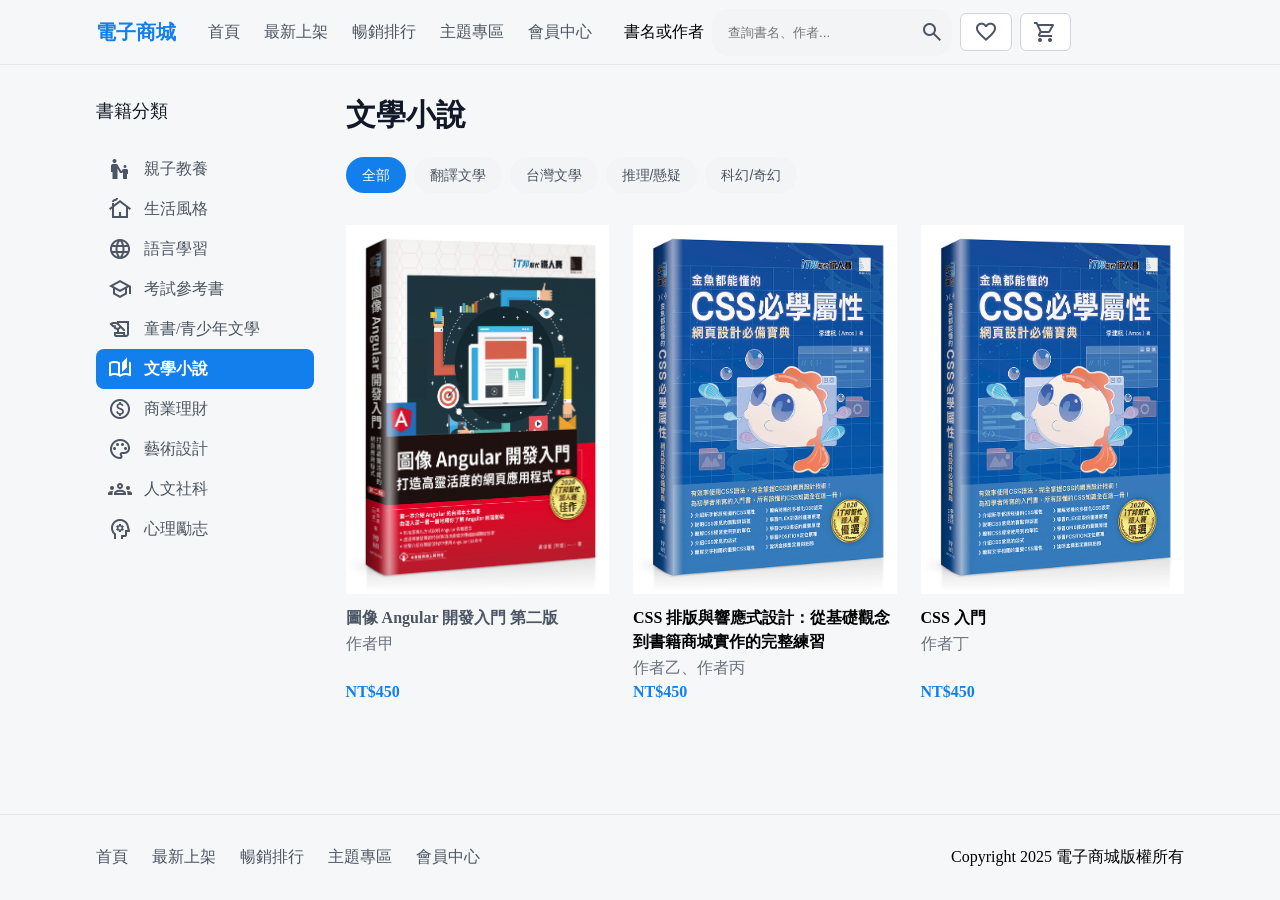
<file: src/index.html>
<!DOCTYPE html>
<html lang="zh-Hant">
<head>
  <meta charset="UTF-8" />
  <meta name="viewport" content="width=device-width, initial-scale=1.0" />
  <title>電子商城</title>
  <link href="https://fonts.googleapis.com/css2?family=Material+Symbols+Outlined" rel="stylesheet" />
  <link rel="stylesheet" href="style.min.css" />
</head>
<body>
  <section>
    <header>
      <div class="container">
        <div class="header-inner">
         <div class="header-brand">
          <h3 class="site-title">電子商城</h3>
          <nav>
            <a href="#">首頁</a>
            <a href="#">最新上架</a>
            <a href="#">暢銷排行</a>
            <a href="#">主題專區</a>
            <a href="#">會員中心</a>
          </nav>
         <div class="header-actions">
    <label for="book-search">書名或作者</label>
    <div class="search">
      <input id="book-search" type="search" placeholder="查詢書名、作者..." />
      <button type="button" aria-label="搜尋">
        <span class="material-symbols-outlined" aria-hidden="true">search</span>
      </button>
    </div>
    <button type="button" aria-label="我的最愛">
      <span class="material-symbols-outlined" aria-hidden="true">favorite</span>
    </button>
    <button type="button" aria-label="購物車">
      <span class="material-symbols-outlined" aria-hidden="true">shopping_cart</span>
    </button>
  </div>
    </header>
    <div class="main">
        <div class="container">
          <div class="content-layout">
            <aside class="category-sidebar">
              <h2 id="category-title">書籍分類</h2>
              <nav class="category-nav" aria-labelledby="category-title">

    <a href="#">
      <span class="material-symbols-outlined" aria-hidden="true">escalator_warning</span>
      <span>親子教養</span>
    </a>
    <a href="#">
      <span class="material-symbols-outlined" aria-hidden="true">cottage</span>
      <span>生活風格</span>
    </a>
    <a href="#">
      <span class="material-symbols-outlined" aria-hidden="true">language</span>
      <span>語言學習</span>
    </a>
    <a href="#">
      <span class="material-symbols-outlined" aria-hidden="true">school</span>
      <span>考試參考書</span>
    </a>
    <a href="#">
      <span class="material-symbols-outlined" aria-hidden="true">history_edu</span>
      <span>童書/青少年文學</span>
    </a>
    <a href="#" class="active" aria-current="true">
      <span class="material-symbols-outlined" aria-hidden="true">auto_stories</span>
      <span>文學小說</span>
    </a>
    <a href="#">
      <span class="material-symbols-outlined" aria-hidden="true">paid</span>
      <span>商業理財</span>
    </a>
    <a href="#">
      <span class="material-symbols-outlined" aria-hidden="true">palette</span>
      <span>藝術設計</span>
    </a>
    <a href="#">
      <span class="material-symbols-outlined" aria-hidden="true">groups</span>
      <span>人文社科</span>
    </a>
    <a href="#">
      <span class="material-symbols-outlined" aria-hidden="true">psychology</span>
      <span>心理勵志</span>
    </a></nav>
            </aside>
            <main class="book-main">
              <h1>文學小說</h1>
              <div class="mobile-tools">
                <label for="mobile-search">書名或作者</label>
                <input id="mobile-search" type="search" placeholder="輸入書名或作者" />
                <details>
                  <summary>書籍分類</summary>
                  <nav aria-label="手機書籍分類">
                    <a href="#" aria-current="true">文學小說</a>
                    <a href="#">商業理財</a>
                    <a href="#">藝術設計</a>
                    <a href="#">人文社科</a>
                    <a href="#">心理勵志</a>
                    <a href="#">親子教養</a>
                    <a href="#">生活風格</a>
                    <a href="#">語言學習</a>
                    <a href="#">考試參考書</a>
                    <a href="#">童書/青少年文學</a>
                  </nav>
                </details>
              </div>
              <div class="tag">
                <button type="button" class="selected">全部</button>
                <button type="button">翻譯文學</button>
                <button type="button">台灣文學</button>
                <button type="button">推理/懸疑</button>
                <button type="button">科幻/奇幻</button>
              </div>
              <div class="books">
                <div>
                  <img src="./assets/images/angular.jpg" alt="圖像 Angular 開發入門第二版封面" />
                  <h4><a href="./book.html">圖像 Angular 開發入門 第二版</a></h4>
                  <span>作者甲</span>
                  <span>NT$450</span>
                </div>
                <div>
                  <img src="./assets/images/css.jpg" alt="CSS 書籍封面" />
                  <h4>CSS 排版與響應式設計：從基礎觀念到書籍商城實作的完整練習</h4>
                  <span>作者乙、作者丙</span>
                  <span>NT$450</span>
                </div>
                <div>
                  <img src="./assets/images/css.jpg" alt="CSS 書籍封面" />
                  <h4>CSS 入門</h4>
                  <span>作者丁</span>
                  <span>NT$450</span>
                </div>
              </div>
            </main>
          </div>
        </div>
      </div>
    <footer>
        <div class="container">
          <div class="footer-inner">
          <nav class="footer-nav" aria-label="頁尾導覽">
              <a href="#">首頁</a>
              <a href="#">最新上架</a>
              <a href="#">暢銷排行</a>
              <a href="#">主題專區</a>
              <a href="#">會員中心</a>
            </nav>
          <p>Copyright 2025 電子商城版權所有</p>
          </div>
        </div>
      </footer>
  </section>
</body>
</html>
</file>
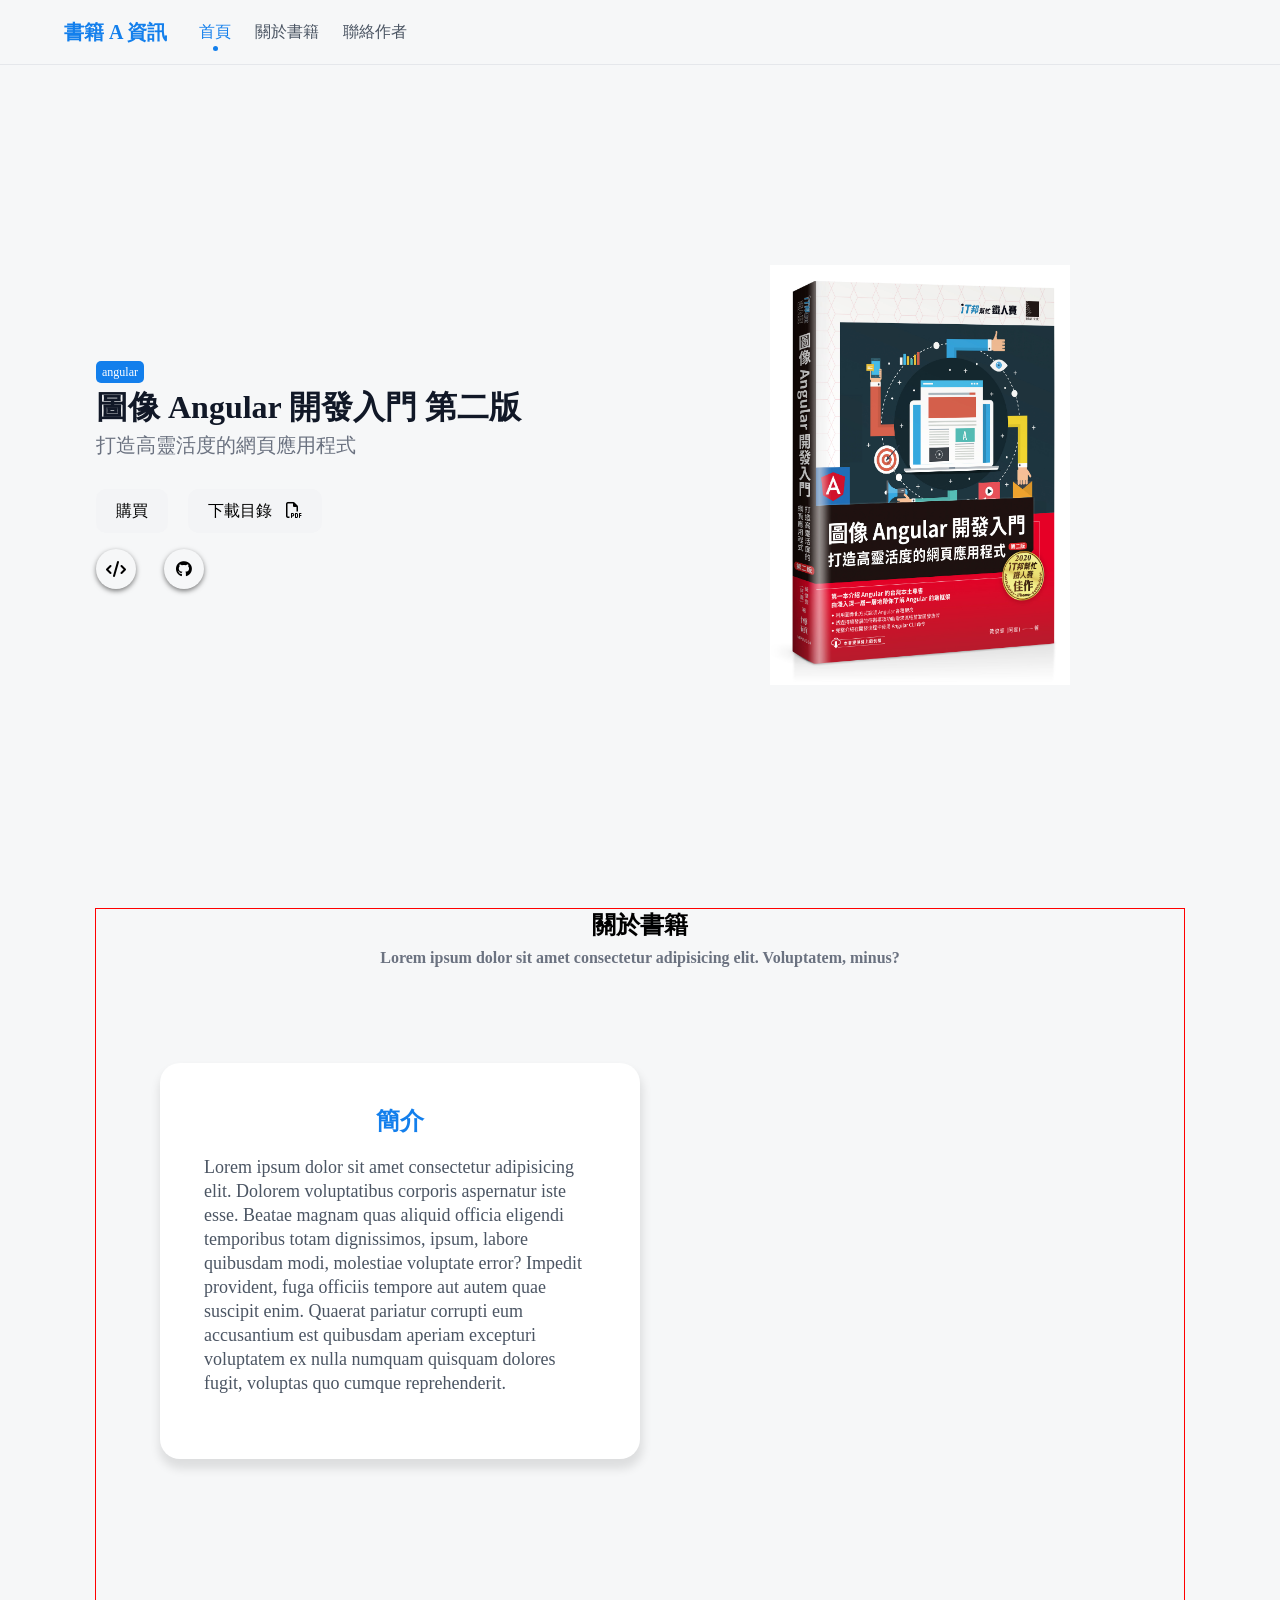
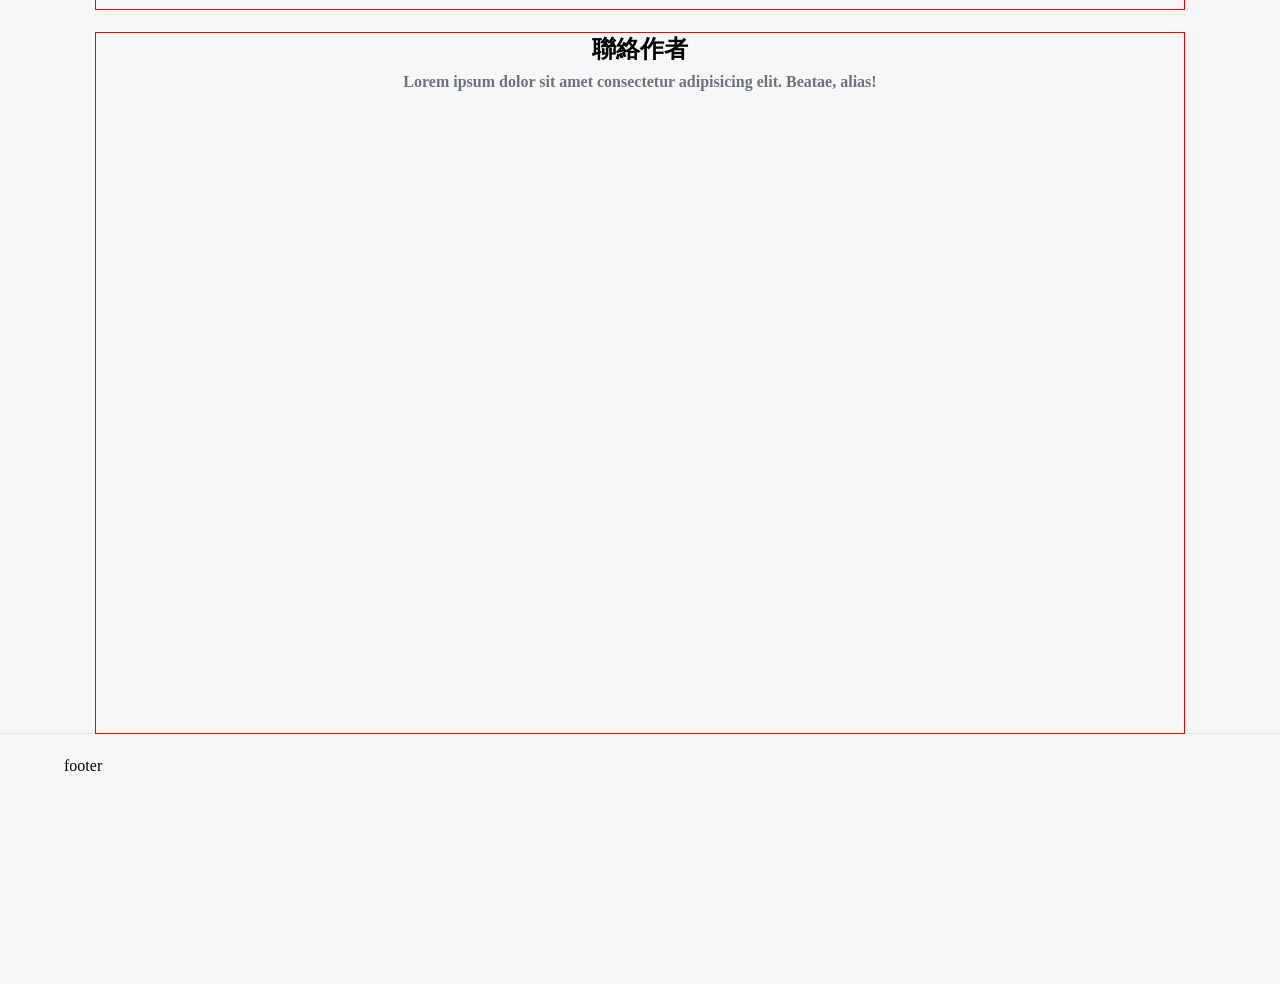
<file: src/book.html>
<!DOCTYPE html>
<html lang="zh-Hant">
  <head>
    <meta charset="UTF-8" />
    <meta name="viewport" content="width=device-width, initial-scale=1.0" />
    <title>書籍 A 資訊</title>
    <link rel="stylesheet" href="book.min.css" />
    <link rel="stylesheet" href="https://cdnjs.cloudflare.com/ajax/libs/font-awesome/6.6.0/css/all.min.css" />
  </head>
  <body>
    <section>
      <header>
        <div class="container">
          <div>
            <strong class="book-brand">書籍 A 資訊</strong>
            <nav aria-label="書籍頁導覽">
              <a href="#home" class="active">首頁</a>
              <a href="#book">關於書籍</a>
              <a href="#contact">聯絡作者</a>
            </nav>
          </div>
        </div>
      </header>
      <main class="wrapper">
        <div id="home" class="home">
          <div class="text">
            <span>angular</span>
            <h3>圖像 Angular 開發入門 第二版</h3>
            <strong>打造高靈活度的網頁應用程式</strong>
            <div class="button">
              <button type="button">購買</button>
              <button type="button">下載目錄 <i class="fa-regular fa-file-pdf"></i></button>
            </div>
            <div class="icons">
              <div class="icon"><i class="fa-solid fa-code"></i></div>
              <div class="icon"><i class="fa-brands fa-github"></i></div>
            </div>
          </div>
          <div class="image">
            <img src="./assets/images/angular.jpg" alt="圖像 Angular 開發入門第二版封面" />
          </div>
        </div>
        <div id="book" class="page">
          <div class="title">
            <h2>關於書籍</h2>
            <strong>Lorem ipsum dolor sit amet consectetur adipisicing elit. Voluptatem, minus?</strong>
          </div>
          <div class="content">
            <div class="introduce">
              <div class="card">
                <h3>簡介</h3>
                <div>
                  Lorem ipsum dolor sit amet consectetur adipisicing elit. Dolorem voluptatibus corporis aspernatur iste esse. Beatae magnam
                  quas aliquid officia eligendi temporibus totam dignissimos, ipsum, labore quibusdam modi, molestiae voluptate error?
                  Impedit provident, fuga officiis tempore aut autem quae suscipit enim. Quaerat pariatur corrupti eum accusantium est
                  quibusdam aperiam excepturi voluptatem ex nulla numquam quisquam dolores fugit, voluptas quo cumque reprehenderit.
                </div>
              </div>
            </div>
            <div class="skills"></div>
          </div>
        </div>
        <div id="contact" class="page">
          <div class="title">
            <h2>聯絡作者</h2>
            <strong>Lorem ipsum dolor sit amet consectetur adipisicing elit. Beatae, alias!</strong>
          </div>
        </div>
      </main>
      <footer>
        <div class="container">
          <div>footer</div>
        </div>
      </footer>
    </section>
    <script src="./main.js"></script>
  </body>
</html>
</file>
<file: src/style.min.css>
:root{--search-bar-display: flex;--aside-display: block;--book-min-width: 256px;--container-padding-left: 2rem;--container-padding-right: 2rem;--nav-display: flex}@media(max-width: 1024px){:root{--search-bar-display: none;--aside-display: none;--book-min-width: 200px}}@media(max-width: 640px){:root{--container-padding-left: 1.5rem;--container-padding-right: 1.5rem;--nav-display: none}}section{display:flex;flex-direction:column;min-height:100vh}section>.main{flex-grow:1}.container{width:100%;max-width:90vw;box-sizing:border-box;margin:0 auto;padding-left:var(--container-padding-left);padding-right:var(--container-padding-right)}a{color:var(--text-color);text-decoration:none}a:hover{color:var(--primary-color)}a:focus-visible{outline:2px solid var(--primary-color);outline-offset:3px}header{border-bottom:solid 1px var(--border-color);background-color:var(--background-color);position:sticky;top:0;z-index:50}header .material-symbols-outlined{font-size:1.5rem;line-height:1}header .container{width:100%;max-width:90vw;box-sizing:border-box;height:4rem;margin:0 auto;padding-left:2rem;padding-right:2rem;display:flex;align-items:center}header .container .header-inner{width:100%;min-height:4rem;height:auto;flex-wrap:wrap;gap:.5rem 1rem;padding-block:.5rem;display:flex;justify-content:space-between;align-items:center}header .container .header-inner button{background-color:rgba(0,0,0,0);padding:.5rem;border:none;cursor:pointer;color:var(--text-color);display:inline-flex;align-items:center;justify-content:center}header .container .header-inner .header-brand{display:flex;align-items:center;gap:2rem}header .container .header-inner .header-brand .site-title{margin:0;font-size:1.25rem;font-weight:700;line-height:1.75rem;color:var(--primary-color)}header .container .header-inner .header-brand nav{display:var(--nav-display);flex-wrap:wrap;gap:1.5rem}header .container .header-inner .header-brand label[for=book-search]{display:var(--search-bar-display)}header .container .header-inner .header-brand a{color:var(--text-color);text-decoration:none}header .container .header-inner .header-brand a:hover{color:var(--primary-color)}header .container .header-actions{display:flex;align-items:center;gap:.5rem}header .container .header-actions div.search{display:var(--search-bar-display);align-items:stretch;gap:0}header .container .header-actions div.search input{border-top-left-radius:1rem;border-bottom-left-radius:1rem;width:200px;padding:1rem .5rem 1rem 1rem;border:none;background-color:var(--gray-color-100);outline:none}header .container .header-actions div.search button{border-top-right-radius:1rem;border-bottom-right-radius:1rem;padding:.5rem;border:none;cursor:pointer;background-color:var(--gray-color-100)}header .container .header-actions div.search .search input:focus-visible,header .container .header-actions div.search button:focus-visible{outline:2px solid var(--primary-color);outline-offset:3px}header .container .header-actions>button{padding:.4rem .8rem;border:1px solid #d1d5db;border-radius:.375rem;background:#fff;cursor:pointer}.content-layout{display:flex;align-items:flex-start;gap:2rem;padding-block:2rem}.category-sidebar{display:var(--aside-display);width:20%;flex-shrink:0;position:sticky;top:6rem}.category-sidebar h2{margin:0;font-size:1.125rem;font-weight:500;line-height:1.75rem;color:var(--header-color)}.book-main{flex:1 1 0%;min-width:0;overflow-wrap:anywhere}.book-main h1{margin:0 0 1.5rem;font-size:1.875rem;font-weight:600;line-height:2.25rem;color:var(--header-color)}.book-main .tag{display:flex;flex-wrap:wrap;gap:.5rem;margin-bottom:2rem}.book-main .tag button{padding:.5rem 1rem;border:0;border-radius:1.5rem;font-size:.875rem;font-weight:500;line-height:1.25rem;color:var(--text-color);background-color:var(--gray-color-100);cursor:pointer}.book-main .tag button:focus-visible{outline:2px solid var(--primary-color);outline-offset:3px}.book-main .tag button.selected{background-color:var(--primary-color);color:#fff}.category-nav{margin-block:1.5rem}.category-nav a:hover{background-color:var(--gray-color-100);color:var(--primary-color)}.category-nav a.active{background-color:var(--primary-color);color:#fff;font-weight:700}.category-nav a{display:flex;align-items:center;gap:.75rem;padding:.5rem .75rem;border-radius:.5rem;overflow-wrap:anywhere}.category-nav .material-symbols-outlined{flex-shrink:0;font-size:1.5rem;line-height:1}.books{display:grid;grid-template-columns:repeat(auto-fill, minmax(min(100%, var(--book-min-width)), 1fr));gap:2.5rem 1.5rem}.books>div{display:flex;flex-direction:column;gap:.25rem;min-width:0;overflow-wrap:anywhere img;overflow-wrap-display:block;overflow-wrap-width:100%;overflow-wrap-border-radius:.5rem;overflow-wrap-aspect-ratio:3/4;overflow-wrap-object-fit:contain;overflow-wrap-background:var(--gray-color-100)}.books>div h4{margin:.5rem 0 0;font-size:1rem;font-weight:600;line-height:1.5rem}.books>div h4 a:hover{color:var(--primary-color)}.books>div h4 a:focus-visible{outline:2px solid var(--primary-color);outline-offset:3px}.books>div span:first-of-type{color:var(--gray-color-500)}.books>div span:last-of-type{color:var(--primary-color);font-weight:700;margin-top:auto}.mobile-tools{display:none}@media(max-width: 1024px){.mobile-tools{display:grid;gap:.75rem;margin-bottom:1.5rem}.mobile-tools input{width:100%;min-width:0;box-sizing:border-box;padding:.75rem}.mobile-tools summary{cursor:pointer;padding-block:.5rem}.mobile-tools nav{display:grid;gap:.5rem}}.mobile-tools :focus-visible{outline:2px solid var(--primary-color);outline-offset:3px}footer{border-top:1px solid var(--border-color)}footer .container{width:100%;max-width:90vw;box-sizing:border-box;margin:0px auto;padding-left:2rem;padding-right:2rem}footer .footer-inner{display:flex;flex-wrap:wrap;justify-content:space-between;align-items:center;gap:1rem 1.5rem;padding-block:1rem}footer .footer-nav{display:var(--nav-display);flex-wrap:wrap;gap:.75rem 1.5rem}footer .footer-nav a{color:var(--text-color);text-decoration:inherit}footer .footer-nav a:hover{color:var(--primary-color)}footer .footer-nav p{color:var(--text-color);font-size:.875rem;font-weight:400;line-height:1.25rem}:root{--primary-color: #137fec;--second-color: #aa8e12;--white-color: #fff;--background-color: #f6f7f8;--text-color: #4b5563;--border-color: #e5e7eb;--gray-color-100: #f3f4f6;--gray-color-500: #6b7280;--header-color: #111827}html,body{margin:0;padding:0}body{background-color:var(--background-color)}/*# sourceMappingURL=style.min.css.map */
</file>
<file: src/book.min.css>
:root{--primary-color: #137fec;--second-color: #aa8e12;--white-color: #fff;--background-color: #f6f7f8;--text-color: #4b5563;--border-color: #e5e7eb;--gray-color-100: #f3f4f6;--gray-color-500: #6b7280;--header-color: #111827}:root{--search-bar-display: flex;--aside-display: block;--book-min-width: 256px;--container-padding-left: 2rem;--container-padding-right: 2rem;--nav-display: flex}@media(max-width: 1024px){:root{--search-bar-display: none;--aside-display: none;--book-min-width: 200px}}@media(max-width: 640px){:root{--container-padding-left: 1.5rem;--container-padding-right: 1.5rem;--nav-display: none}}header{border-bottom:solid 1px var(--border-color);background-color:var(--background-color);position:sticky;top:0;z-index:50}header div.container>div{gap:2rem}header .book-brand{margin:0px;font-size:1.25rem;font-weight:700;line-height:1.75rem;color:var(--primary-color)}header nav{display:var(--nav-display);gap:1.5rem}header nav .active{position:relative;color:var(--primary-color)}header nav .active::after{content:"";width:5px;height:5px;background-color:var(--primary-color);border-radius:50%;position:absolute;left:calc(50% - 2.5px);bottom:-8px}section{width:100%}section div.container{max-width:90vw;margin:0px auto;padding-left:var(--container-padding-left);padding-right:var(--container-padding-right)}section div.container>div{width:100%;height:4rem;display:flex;align-items:center}section main.wrapper{box-sizing:border-box;width:100%;max-width:90vw;margin:0 auto;padding-left:var(--container-padding-left);padding-right:var(--container-padding-right)}section main.wrapper>div[id]{scroll-margin-top:var(--book-header-offset)}section main.wrapper>div.home{min-height:calc(100vh - var(--book-header-offset, 5rem))}section main.wrapper>div.page{outline:solid 1px red;min-height:700px}section main.wrapper>div.page div.title{margin-top:1.5rem;margin-bottom:6rem;text-align:center}section main.wrapper>div.page div.title h2{margin:0;margin-bottom:.5rem}section main.wrapper>div.page div.title strong{color:var(--gray-color-500)}a{color:var(--text-color);text-decoration:inherit}a:hover{color:var(--primary-color)}footer{border-top:1px solid var(--border-color);height:250px}div.home{display:flex;justify-content:space-between;gap:2rem}div.home>div{flex:1 1 0%;min-width:0;width:auto}div.home>div.text{display:flex;flex-direction:column;justify-content:center;overflow-wrap:anywhere}div.home>div.text .book-title{line-height:1.3}div.home>div.text>span{align-self:flex-start;background-color:var(--primary-color);color:var(--white-color);padding:3px 6px;font-size:.75rem;font-weight:400;line-height:1rem;border-radius:5px}div.home>div.text h3{margin:0;font-size:2rem;font-weight:700;line-height:3rem;color:var(--header-color)}div.home>div.text strong{font-size:1.25rem;font-weight:400;line-height:1.75rem;margin-bottom:30px;color:var(--gray-color-500)}div.home>div.text div.button{display:flex;flex-wrap:wrap;gap:1.25rem}div.home>div.text div.button button{font-size:1rem;font-weight:500;line-height:1.25rem;padding:.75rem 1.25rem;background-color:var(--gray-color-100);border:none;border-radius:10px;cursor:pointer}div.home>div.text div.button button:hover{background-color:var(--second-color);color:var(--white-color)}div.home>div.text div.button button>i{margin-left:10px}div.home>div.text div.icons{margin-top:1rem;display:flex;gap:1.75rem}div.home>div.text div.icons .icon{display:flex;justify-content:center;align-items:center;width:40px;height:40px;border-radius:50%;box-shadow:0px 2px 5px 0px rgba(0,0,0,.5);cursor:pointer}div.home>div.image{display:flex;justify-content:center;align-items:center}div.home>div.image img{display:block;width:min(100%,var(--home-image-width, 300px));height:auto}div.content{display:flex;justify-content:space-between;gap:50px}div.introduce{width:50%}div.introduce div.card{display:flex;flex-direction:column;justify-content:center;align-items:center;margin-left:4rem;padding:1.5rem 1.25rem 4rem;background-color:var(--white-color);border-radius:20px;box-shadow:1px 8px 10px 2px rgba(0,0,0,.1)}div.introduce div.card h3{margin-bottom:1.5rem;font-size:1.5rem;font-weight:600;line-height:1.25rem;color:var(--primary-color)}div.introduce div.card>div{padding-inline:1.5rem;font-size:1.125rem;font-weight:400;line-height:1.5rem;color:var(--text-color)}html,body{margin:0;padding:0}html{--book-header-offset: 5rem;scroll-behavior:smooth}body{background-color:var(--background-color)}@media(prefers-reduced-motion: reduce){html{scroll-behavior:auto}}/*# sourceMappingURL=book.min.css.map */
</file>
